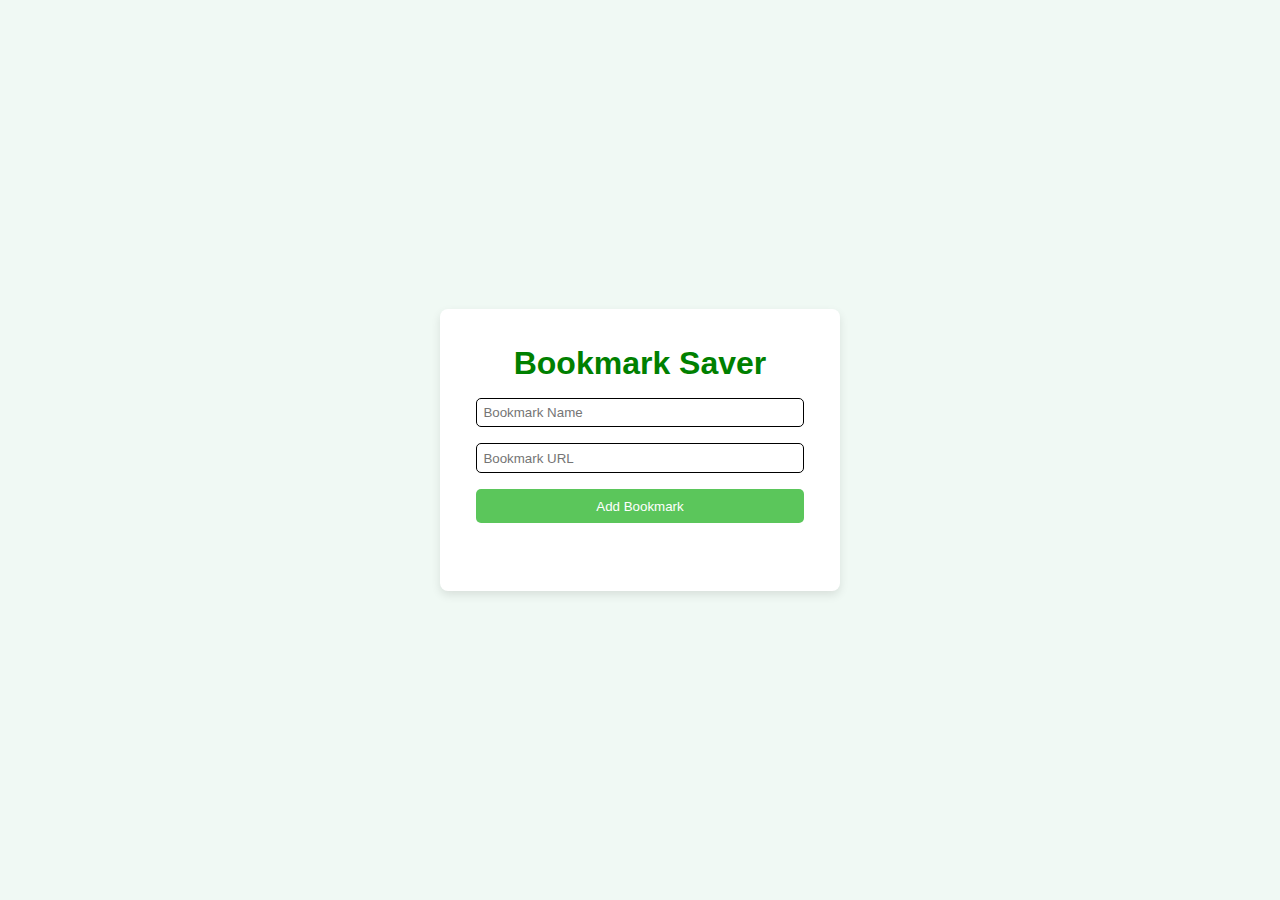
<file: Bookmark Saver/index.html>
<!DOCTYPE html>
<html lang="en">
<head>
    <meta charset="UTF-8">
    <meta name="viewport" content="width=device-width, initial-scale=1.0">
    <title>Bookmark Saver</title>
    <link rel="stylesheet" href="styles.css">
</head>
<body>
    
    <div class="bookmark-saver">
        <div class="bookmark-saver__add">
            <h1 class="bookmark-saver__title">Bookmark Saver</h1>
            <div class="bookmark-saver__inputs">
                <input class="bookmark-saver__input inputAddBookMark" type="text" placeholder="Bookmark Name">
                <input class="bookmark-saver__input inputAddUrl" type="text" placeholder="Bookmark URL">
            </div>

            <button class="bookmark-saver__add-btn btnAdd">Add Bookmark</button>
        </div>

        <div class="bookmark-saver__list">
            <ul class="bookmark-saver__items">
                <!-- <li class="bookmark-saver__item">
                    <a class="bookmark-saver__link" href="https://github.com/yourusername">My GitHub Profile</a>
                    <button class="bookmark-saver__remove-btn">Remove</button>
                </li>
                <li class="bookmark-saver__item">
                    <a class="bookmark-saver__link" href="https://github.com/yourusername">My GitHub Profile</a>
                    <button class="bookmark-saver__remove-btn">Remove</button>
                </li> -->
            </ul>
        </div>
    </div>


    <script src="script.js"></script>

</body>
</html>
</file>
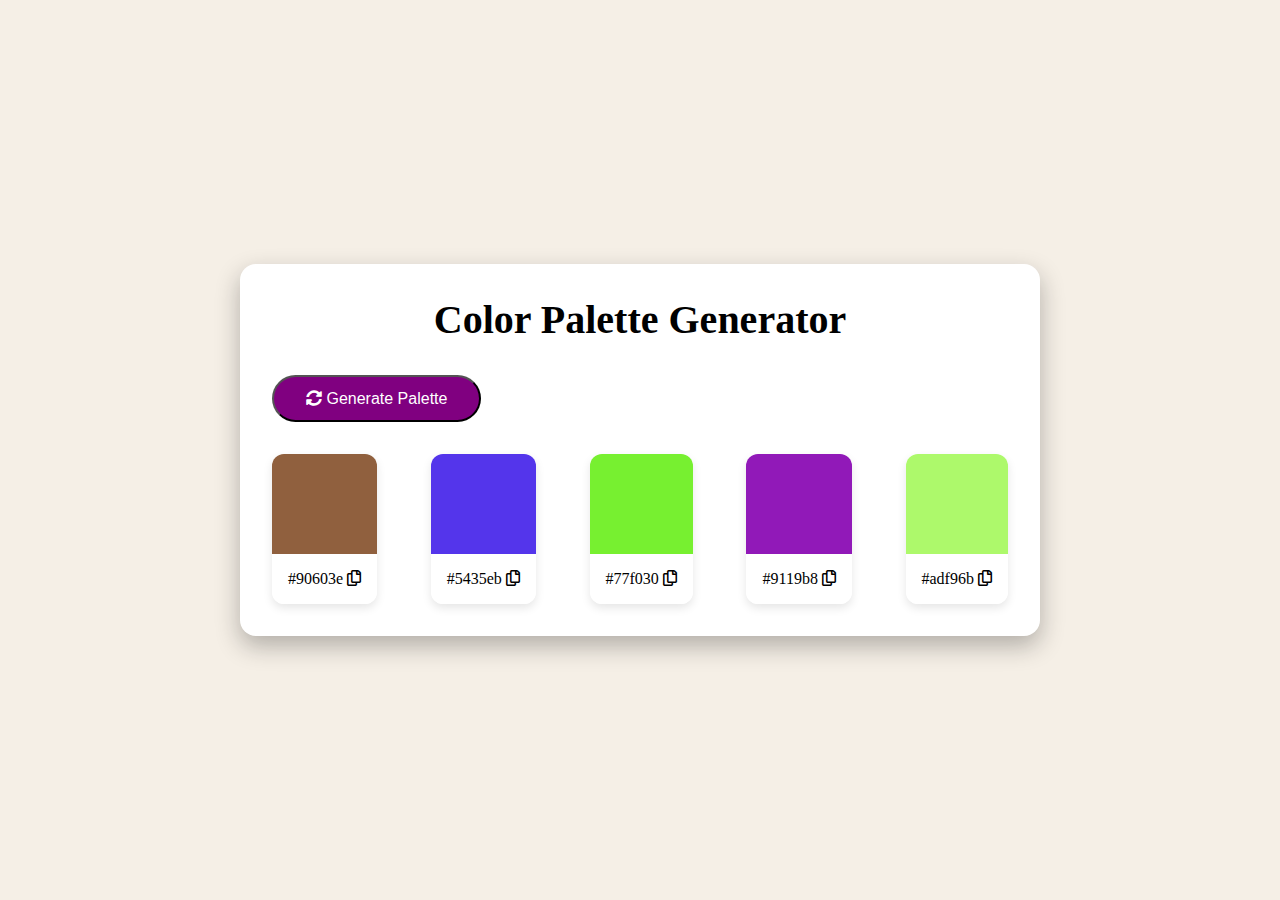
<file: ColorPaletterGenerator/index.html>
<!DOCTYPE html>
<html lang="en">
<head>
    <meta charset="UTF-8">
    <meta name="viewport" content="width=device-width, initial-scale=1.0">
    <title>Color Palette Generator</title>
    <link rel="stylesheet" href="styles.css">
    <!-- Agrega esta línea en tu <head> -->
    <link rel="stylesheet" href="https://cdnjs.cloudflare.com/ajax/libs/font-awesome/5.15.4/css/all.min.css">

</head>
<body>


    <div class="container">
        <div class="colorPaletteContainer">
            <h1 class="colorPaletteContainer__title">Color Palette Generator</h1>
            <button class="colorPaletteContainer__btnGenerate">
                <i class="fas fa-sync-alt"></i>
                Generate Palette
            </button>
            
            <div class="colorPaletteContainer__colorsContainer">
                <div class="colorPaletteContainer__card">
                    <div class="colorPaletteContainer__card-header"></div>
                    <div class="colorPaletteContainer__card-footer">
                        <span></span>
                        <i class="far fa-copy"></i>
                    </div>
                </div>
                <div class="colorPaletteContainer__card">
                    <div class="colorPaletteContainer__card-header"></div>
                    <div class="colorPaletteContainer__card-footer">
                        <span></span>
                        <i class="far fa-copy"></i>
                    </div>
                </div>
                <div class="colorPaletteContainer__card">
                    <div class="colorPaletteContainer__card-header"></div>
                    <div class="colorPaletteContainer__card-footer">
                        <span></span>
                        <i class="far fa-copy"></i>
                    </div>
                </div>
                <div class="colorPaletteContainer__card">
                    <div class="colorPaletteContainer__card-header"></div>
                    <div class="colorPaletteContainer__card-footer">
                        <span></span>
                        <i class="far fa-copy"></i>
                    </div>
                </div>
                <div class="colorPaletteContainer__card">
                    <div class="colorPaletteContainer__card-header"></div>
                    <div class="colorPaletteContainer__card-footer">
                        <span></span>
                        <i class="far fa-copy"></i>
                    </div>
                </div>
            </div>
        </div>
    </div>



    <script src="script.js"></script>
</body>
</html>
</file>
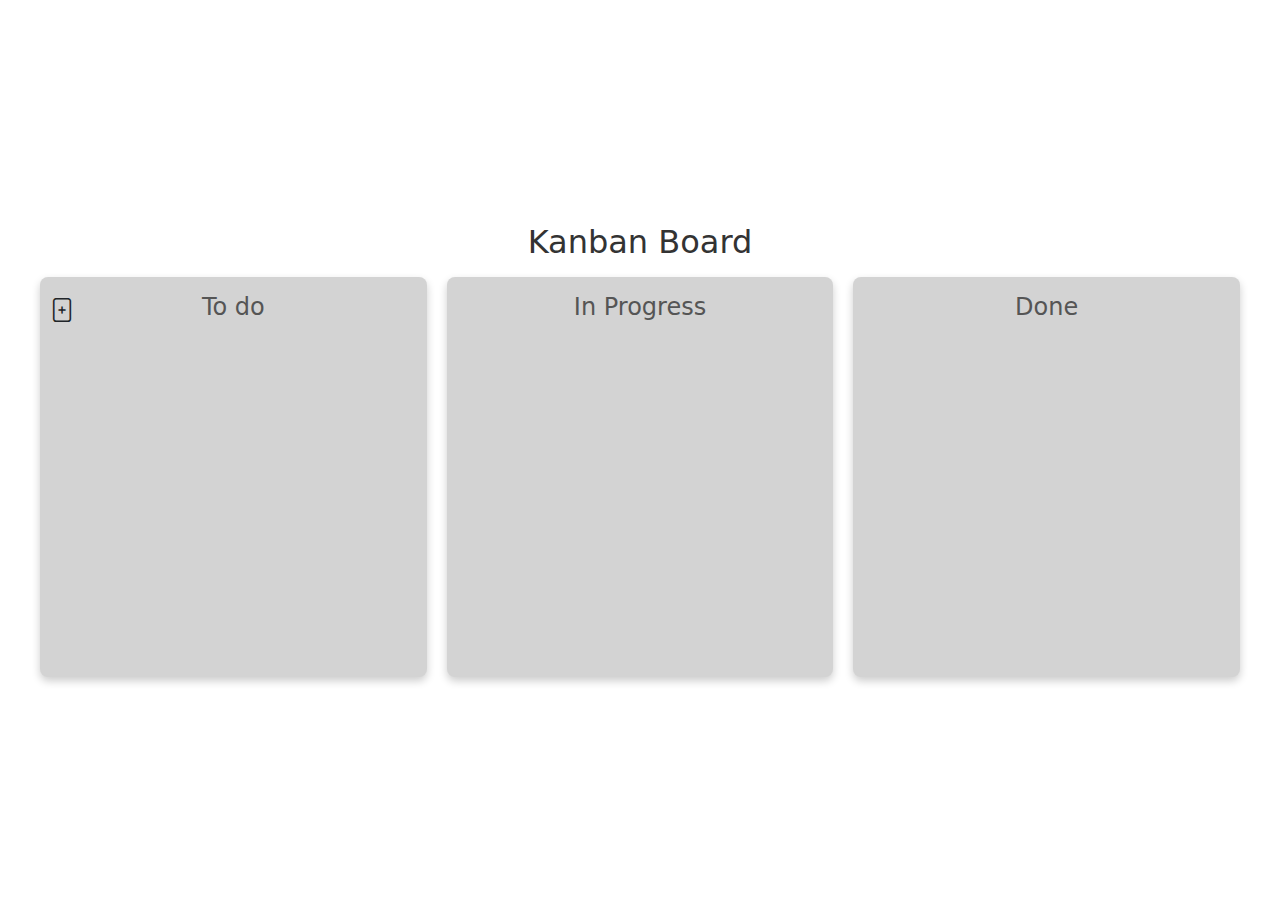
<file: Drag and Drop/index.html>
<!DOCTYPE html>
<html lang="en">
<head>
    <meta charset="UTF-8">
    <meta name="viewport" content="width=device-width, initial-scale=1.0">
    <title>Kanban Board</title>
    <link rel="stylesheet" href="styles.css">
    <link rel="stylesheet" href="https://cdn.jsdelivr.net/npm/bootstrap@5.3.7/dist/css/bootstrap.min.css">
    <link rel="stylesheet" href="https://cdn.jsdelivr.net/npm/bootstrap-icons@1.13.1/font/bootstrap-icons.min.css">
</head>
<body >


    <div class="kanban">
        <h1 class="kanban__title">Kanban Board</h1>
        <div class="kanban__container">
            <div id="div1" class="kanban__column kanban__column--todo">
                <i class="bi bi-file-plus kanban__column--btnIcon"></i>
                <h2 class="kanban__column-title">To do</h2>
                <ul class="kanban__task-list kanban__task-list--todo">      
                </ul>
            </div>
            
            <div id="div2" class="kanban__column kanban__column--in-progress">
                <h2 class="kanban__column-title">In Progress</h2>
                <ul class="kanban__task-list kanban__task-list--in-progress">
                </ul>
            </div>

            <div id="div3" class="kanban__column kanban__column--done">
                <h2 class="kanban__column-title">Done</h2>
                <ul class="kanban__task-list kanban__task-list--done">
                </ul>
            </div>
        </div>
    </div>


        <!-- Modal: ADD -->
    <div class="modal fade" id="modalAddTask" tabindex="-1" aria-labelledby="modalAddTaskLabel" aria-hidden="true">
        <div class="modal-dialog">
            <div class="modal-content">
            <div class="modal-header">
                <h1 class="modal-title fs-5" id="modalAddTaskLabel">Add a Task</h1>
                <button type="button" class="btn-close" data-bs-dismiss="modal" aria-label="Close"></button>
            </div>
            <div class="modal-body">
                <input type="text" class="form-control add-task-input" placeholder="Wash the dishes">
            </div>
            <div class="modal-footer">
                <button type="button" class="btn btn-secondary add-task-cancel" data-bs-dismiss="modal">Close</button>
                <button type="button" class="btn btn-primary add-task-btn">Add</button>
            </div>
            </div>
        </div>
    </div>


    <!-- Modal: EDIT -->
    <div class="modal fade" id="modalEditTask" tabindex="-1" aria-labelledby="modalEditTaskLabel" aria-hidden="true">
        <div class="modal-dialog">
            <div class="modal-content">
            <div class="modal-header">
                <h1 class="modal-title fs-5" id="modalEditTaskLabel">Edit the Task</h1>
                <button type="button" class="btn-close" data-bs-dismiss="modal" aria-label="Close"></button>
            </div>
            <div class="modal-body">
                <input type="text" class="form-control edit-task-input" placeholder="Update your task">
            </div>
            <div class="modal-footer">
                <button type="button" class="btn btn-secondary edit-task-cancel" data-bs-dismiss="modal">Close</button>
                <button type="button" class="btn btn-primary edit-task-btn">Save</button>
            </div>
            </div>
        </div>
    </div>



    




    <script src="script.js"></script>
    <script src="https://cdn.jsdelivr.net/npm/bootstrap@5.3.7/dist/js/bootstrap.bundle.min.js"></script>
</body>
</html>
</file>
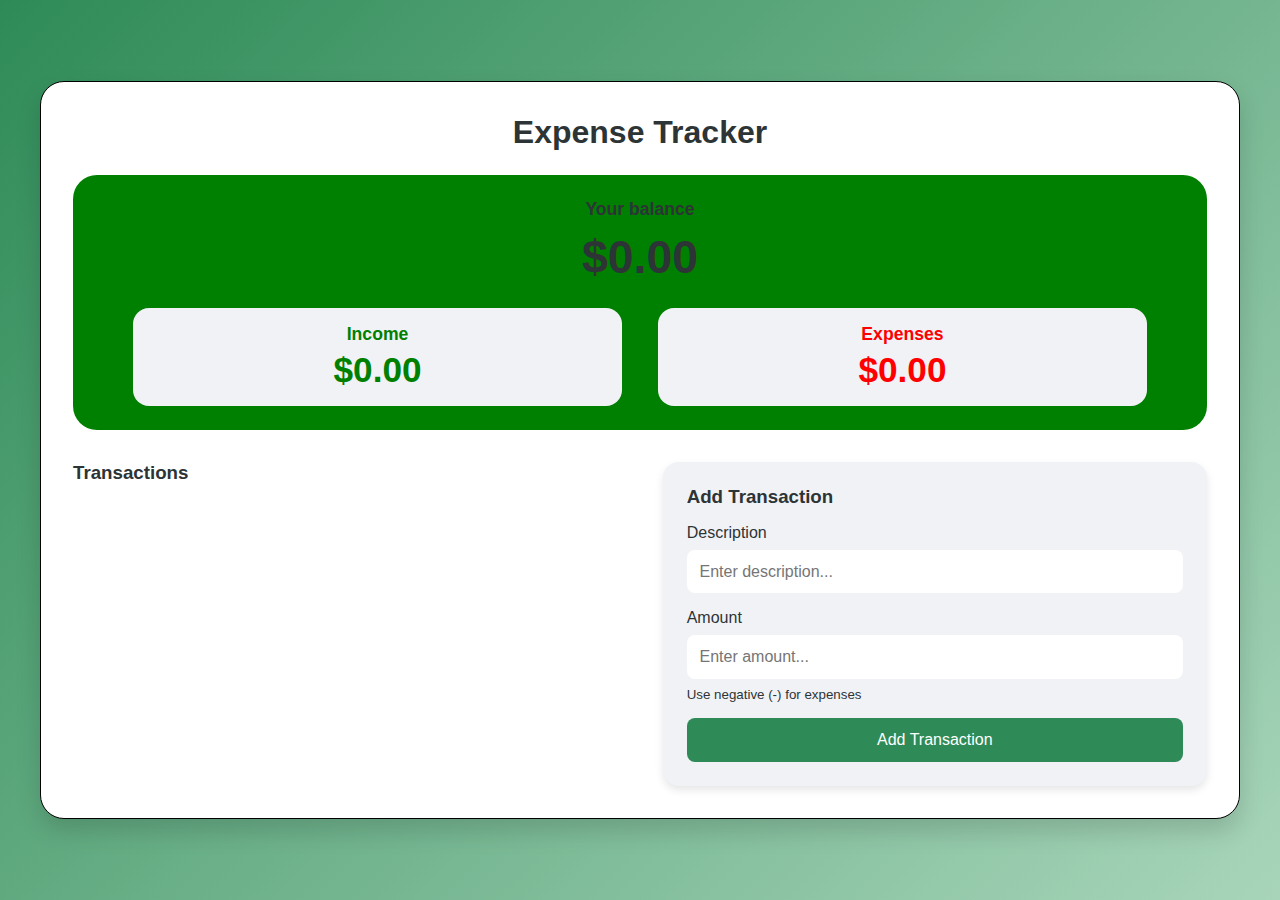
<file: ExpenseTracker/index.html>
<!DOCTYPE html>
<html lang="en">
<head>
  <meta charset="UTF-8" />
  <meta name="viewport" content="width=device-width, initial-scale=1.0"/>
  <title>Expense tracker</title>
  <link rel="stylesheet" href="styles.css"/>
</head>
<body>

  <div class="expense">
    <h1 class="expense__title">Expense Tracker</h1>

    <section class="balance">
      <h2 class="balance__title">Your balance</h2>
      <p class="balance__amount" id="balanceAmount">$0.00</p>

      <div class="stats">
        <div class="stats__item stats__item--income">
          <h3 class="stats__label">Income</h3>
          <p class="stats__value stats__value--income" id="incomeAmount">$0.00</p>
        </div>
        <div class="stats__item stats__item--expense">
          <h3 class="stats__label">Expenses</h3>
          <p class="stats__value stats__value--expense" id="expenseAmount">$0.00</p>
        </div>
      </div>
    </section>

    <section class="panel">
      <div class="transaction-list">
        <h3 class="transaction-list__title">Transactions</h3>
        <ul class="transaction-list__items" id="transactionList">
          
        </ul>
      </div>

      <div class="transaction-form">
        <h3 class="transaction-form__title">Add Transaction</h3>

        <form class="transaction-form__form" id="transactionForm">
          <div class="transaction-form__field">
            <label for="tfDescription" class="transaction-form__label">Description</label>
            <input
              type="text"
              id="tfDescription"
              class="transaction-form__input"
              placeholder="Enter description..."
            />
          </div>

          <div class="transaction-form__field">
            <label for="tfAmount" class="transaction-form__label">Amount</label>
            <input
              type="number"
              id="tfAmount"
              class="transaction-form__input"
              placeholder="Enter amount..."
              step="0.01"
              
            />
            <small class="transaction-form__hint">Use negative (-) for expenses</small>
          </div>

          <button type="submit" class="transaction-form__submit">Add Transaction</button>

        </form>
      </div>
    </section>
  </div>

  <script src="scripts.js"></script>
</body>
</html>
</file>
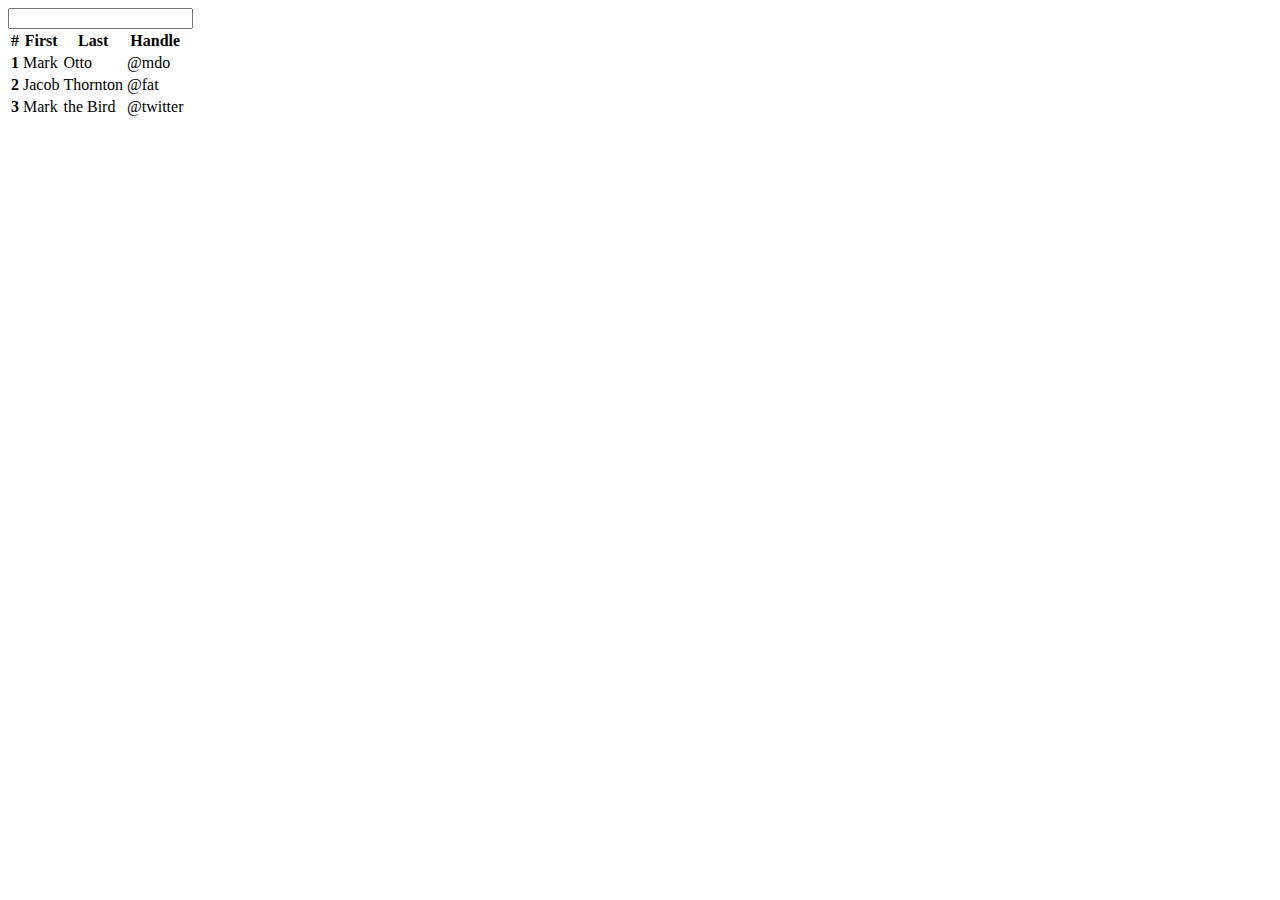
<file: Filter in table/index.html>
<!DOCTYPE html>
<html lang="en">
<head>
    <meta charset="UTF-8">
    <meta name="viewport" content="width=device-width, initial-scale=1.0">
    <link href="https://cdn.jsdelivr.net/npm/bootstrap@5.3.2/dist/css/bootstrap.min.css" rel="stylesheet" integrity="sha384-T3c6CoIi6uLrA9TneNEoa7RxnatzjcDSCmG1MXxSR1GAsXEV/Dwwykc2MPK8M2HN" crossorigin="anonymous">
    <title>Document</title>
</head>
<body>
    

    <input id="inputTexto" type="text">
    <!-- <button class="btn btn-primary">Enviar</button> -->

    <table class="table people">
        <thead>
          <tr>
            <th scope="col">#</th>
            <th scope="col">First</th>
            <th scope="col">Last</th>
            <th scope="col">Handle</th>
          </tr>
        </thead>
        <tbody>
          <tr>
            <th scope="row">1</th>
            <td>Mark</td>
            <td>Otto</td>
            <td>@mdo</td>
          </tr>
          <tr>
            <th scope="row">2</th>
            <td>Jacob</td>
            <td>Thornton</td>
            <td>@fat</td>
          </tr>
          <tr>
            <th scope="row">3</th>
            <td>Mark</td>
            <td>the Bird</td>
            <td>@twitter</td>
          </tr>
        </tbody>
    </table>


      <script src="script.js"></script>
      <script src="https://cdn.jsdelivr.net/npm/bootstrap@5.3.2/dist/js/bootstrap.bundle.min.js" integrity="sha384-C6RzsynM9kWDrMNeT87bh95OGNyZPhcTNXj1NW7RuBCsyN/o0jlpcV8Qyq46cDfL" crossorigin="anonymous"></script>
</body>
</html>
</file>
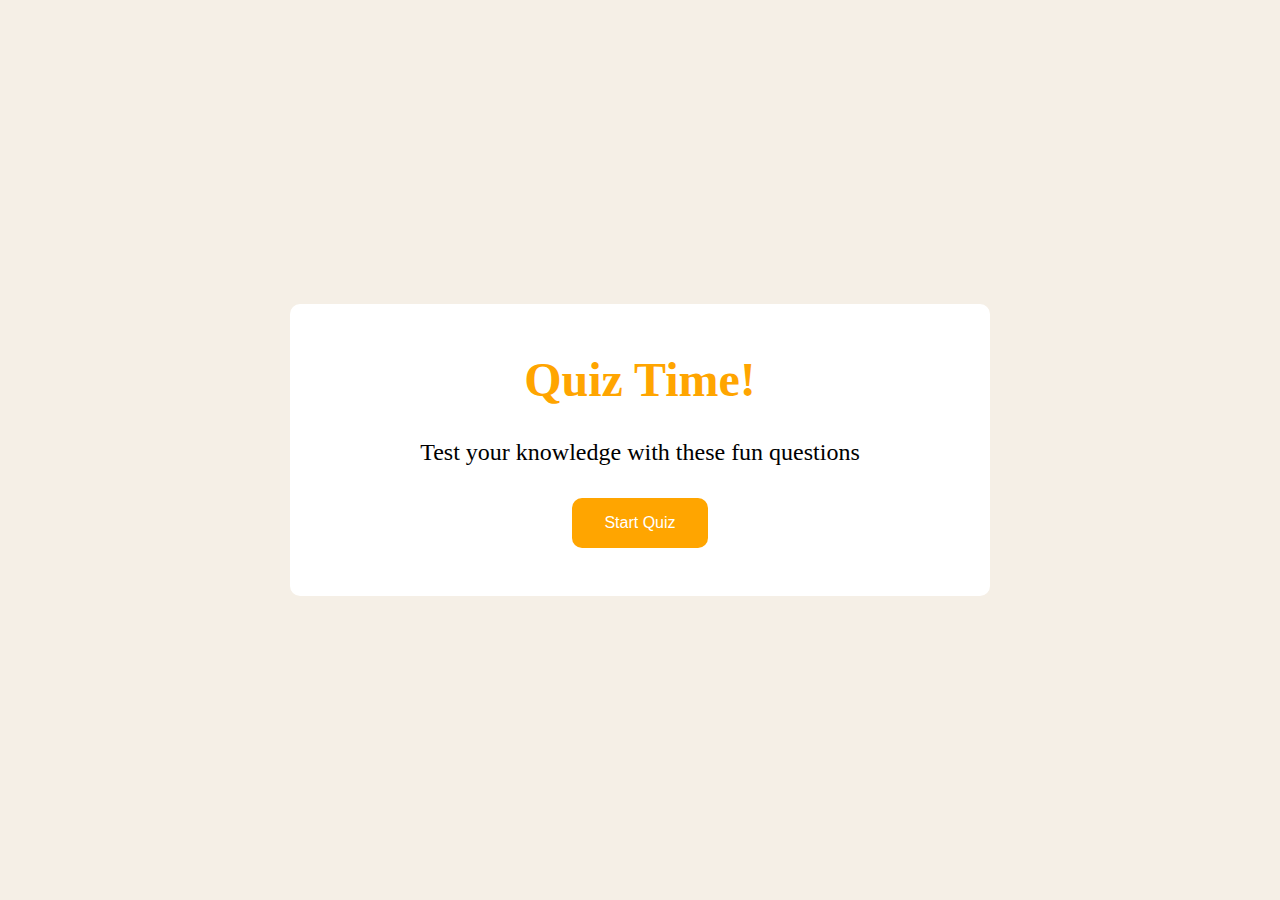
<file: QuizGame/index.html>
<!DOCTYPE html>
<html lang="en">
<head>
    <meta charset="UTF-8">
    <meta name="viewport" content="width=device-width, initial-scale=1.0">
    <title>Quiz Game</title>
    <link rel="stylesheet" href="styles.css">
</head>
<body>
   <div class="container">
        <div class="startQuiz">
            <h1 class="startQuiz__title">Quiz Time!</h1>
            <p class="startQuiz__description">Test your knowledge with these fun questions</p>
            <button class="startQuiz__button">Start Quiz</button>
        </div>

        <div class="countDownContainer">3</div>
        <div class="quizQuestions"></div>

        <div class="quiz-results">
            <h2 class="quiz-results__title">Quiz Results</h2>     
            <div class="quiz-results__score">
                <p class="quiz-results__text">You scored 3 out of 5</p>
                <p class="quiz-results__message">Good effort! Keep learning!</p>
            </div>       
            <button class="quiz-results__restartButton">Try Again</button>
        </div>
    </div>
    <script src="script.js"></script>
</body>
</html>
</file>
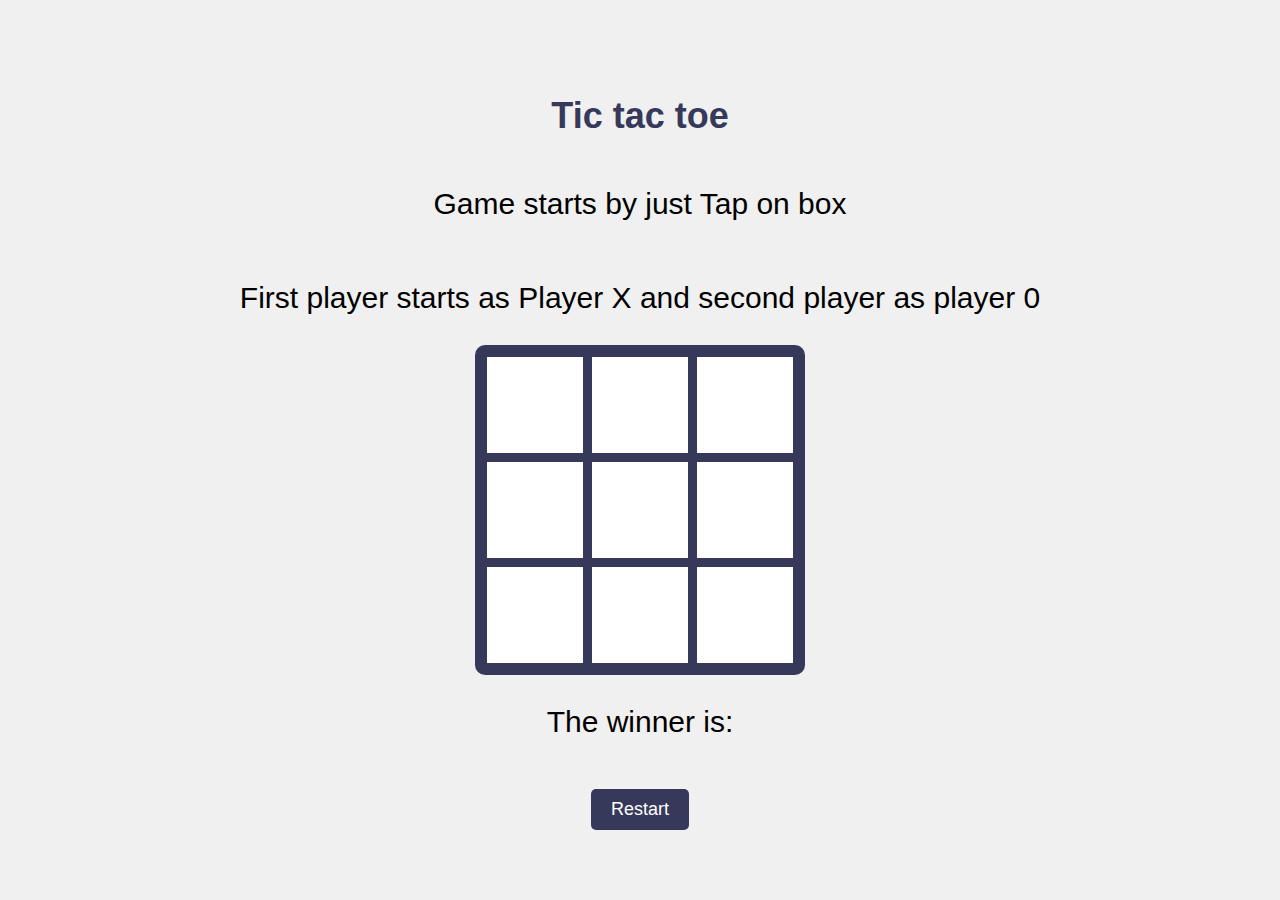
<file: TicTacToe/index.html>
<!DOCTYPE html>
<html lang="en">
<head>
    <meta charset="UTF-8">
    <meta name="viewport" content="width=device-width, initial-scale=1.0">
    <title>Document</title>
    <link rel="stylesheet" href="styles.css">
</head>
<body>
    
    <h1>Tic tac toe</h1>

    <p>Game starts by just Tap on box</p>
    <p>First player starts as Player X and second player as player 0</p>

    <div class="tic-tac-toe-grid">
        <div class="cell 0"></div>
        <div class="cell 1"></div>
        <div class="cell 2"></div>
        <div class="cell 3"></div>
        <div class="cell 4"></div>
        <div class="cell 5"></div>
        <div class="cell 6"></div>
        <div class="cell 7"></div>
        <div class="cell 8"></div>
    </div>

    <p class="mostrarGanador">The winner is: </p>

    <button class="btnReiniciar">Restart</button>

    <script src="script.js"></script>

</body>
</html>
</file>
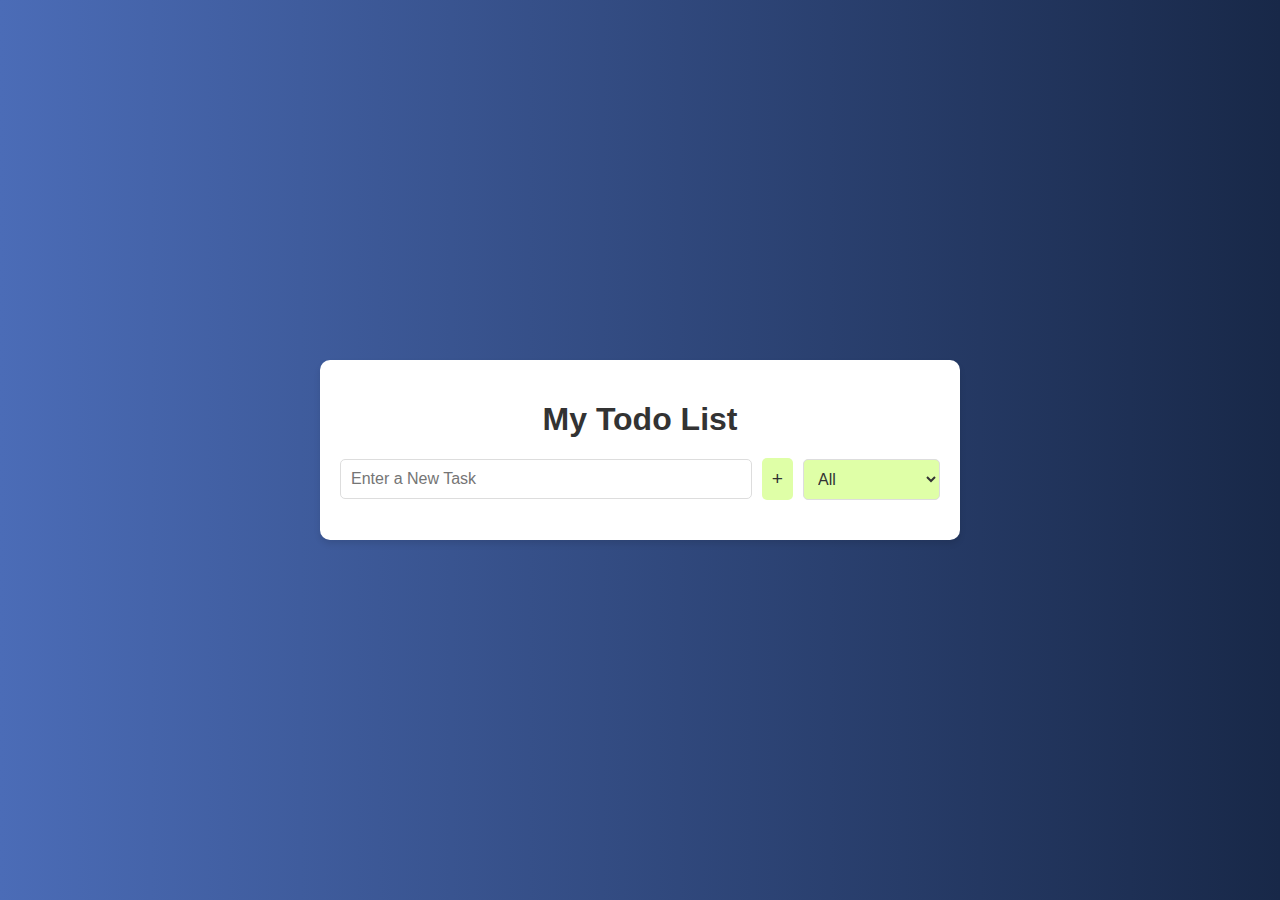
<file: TodoList/index.html>
<!DOCTYPE html>
<html lang="en">
<head>
    <meta charset="UTF-8">
    <meta name="viewport" content="width=device-width, initial-scale=1.0">
    <title>My Todo List</title>
    <link rel="stylesheet" href="styles.css">
</head>
<body>
    <div class="container">
        <h1>My Todo List</h1>
        <div class="input-container">
            <input class="inputTask" type="text" placeholder="Enter a New Task">
            <button class="addBtn">+</button>
            <select class="filterCompleted">
                <option value="all">All</option>
                <option value="Completed">Completed</option>
                <option value="Uncompleted">Uncompleted</option>
            </select>
        </div>
    </div>

    <script src="script.js"></script>


</body>
</html>
</file>
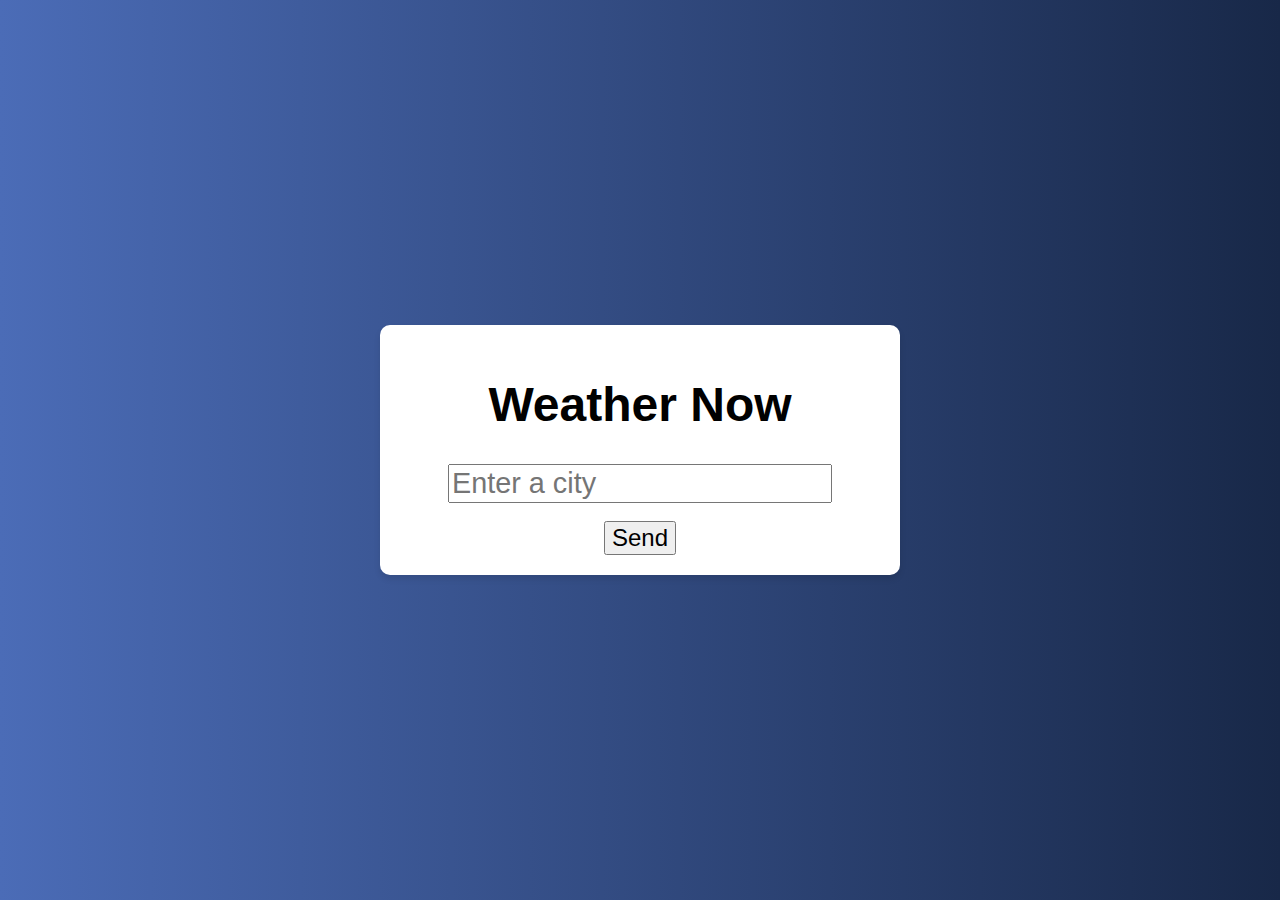
<file: WeatherNow/index.html>
<!DOCTYPE html>
<html lang="en">
<head>
    <meta charset="UTF-8">
    <meta name="viewport" content="width=device-width, initial-scale=1.0">
    <title>Weather Now</title>
    <link rel="stylesheet" href="styles.css">
</head>
<body>
    
    <div class="container">
        <h1>Weather Now</h1>
        <form class="form-container">
            <input class="inputCity" type="text" placeholder="Enter a city">
            <br>
            <button type="submit" class="btnSend">Send</button>
        </form>

        <div class="weatherInformationContainer">
        </div>
        <div class="errorMessage"></div>
    </div>

    <script src="script.js"></script>

</body>
</html>
</file>
<file: Bookmark Saver/styles.css>
*{
    margin: 0;
    padding: 0;
    box-sizing: border-box;
}

body {
    font-family: sans-serif;
    background-color: #f0f9f4;
    color: #333;
    display: flex;
    justify-content: center;
    align-items: center;
    height: 100vh;
}
.bookmark-saver{
    background-color: #fff;
    padding: 20px;
    border-radius: 8px;
    box-shadow: 0 4px 10px rgba(0, 0, 0, 0.1);
    max-width: 400px;
    width: 90%;
    text-align: center;
}

.bookmark-saver__add{
    display: flex;
    flex-direction: column;
    gap: 1rem;
    padding: 1rem;
}

.bookmark-saver__title{
    color: green;
}

.bookmark-saver__inputs{
    display: flex;
    flex-direction: column;
    gap: 1rem;
}

.bookmark-saver__input{
    padding: 0.4rem;
    border: 1px solid black;
    border-radius: 5px;
}

.bookmark-saver__add-btn{
    background-color: rgb(91, 198, 91);
    color: #ffff;
    padding: 0.6rem;
    border: none;
    border-radius: 5px;
    cursor: pointer;
}

.bookmark-saver__list{
    padding: 1rem;
}

.bookmark-saver__items{
    list-style: none;
    display: flex;
    flex-direction: column;
    gap: 0.8rem;
}

.bookmark-saver__item{
    padding: 0.8rem;
    background-color: gray;
    border-radius: 5px;
    display: flex;
    justify-content: space-between;
}

.bookmark-saver__link{
    color: rgb(125, 234, 125);
    text-decoration: none;
}

.bookmark-saver__remove-btn{
    cursor: pointer;
    background-color: red;
    color: #ffff;
    border: none;
    padding: 0.2rem 0.4em;
}
</file>
<file: ColorPaletterGenerator/styles.css>
* {
  margin: 0;
  padding: 0;
  box-sizing: border-box;
}

body {
  background-color: #f5efe6;
  display: flex;
  justify-content: center;
  align-items: center;
  height: 100vh;
}

.container {
  background-color: #fff;
  border-radius: 1rem;
  padding: 2rem;
  width: 100%;
  max-width: 800px;
  box-shadow: 0 10px 25px rgba(22, 22, 22, 0.3);
}


.colorPaletteContainer{
  display: flex;
  flex-direction: column;
  gap: 2rem;
}


.colorPaletteContainer__title{
  font-size: 2.5rem;
  text-align: center;
}

.colorPaletteContainer__btnGenerate{
  align-self: start;
  background-color: purple;
  color: white;
  font-size: 1rem;
  padding: 0.8em 2em;
  border-radius: 50px;
  cursor: pointer;
}

.colorPaletteContainer__colorsContainer{
  display: flex;
  justify-content: space-between;
  flex-wrap: wrap;
}


.colorPaletteContainer__card {
  border-radius: 12px;
  box-shadow: 0 4px 10px rgba(0, 0, 0, 0.1);
  overflow: hidden;
  transition: transform 0.2s ease, box-shadow 0.2s ease;
  cursor: pointer;
}

.colorPaletteContainer__card:hover {
  transform: translateY(-5px);
  box-shadow: 0 6px 15px rgba(0, 0, 0, 0.2);
}

.colorPaletteContainer__card-header {
  height: 100px;
}

.colorPaletteContainer__card-header:active{
  background-color: #f5efe6;
}


.colorPaletteContainer__card-footer {
  padding: 1rem;
  background-color: #fff;
  font-weight: 500;
  font-size: 1rem;
}
</file>
<file: Drag and Drop/styles.css>
*{
    margin: 0;
    padding: 0;
    box-sizing: border-box;
}

body {
  background-color: #fff;
  display: flex;
  justify-content: center;
  align-items: center;
  min-height: 100vh;
}

.kanban {
  text-align: center;
  width: 100%;
  padding: 1.2rem;
}

.kanban__title{
    color: #333;
    margin-bottom: 1rem;
    font-size: 2rem;
}

.kanban__container{
    display: flex;
    justify-content: space-around;
    max-width: 1200px;
    margin: 0 auto;
    gap: 20px;
}


.kanban__column{
    border-radius: 8px;
    background-color: lightgray;
    padding: 1rem;
    width: 40%;
    min-height: 400px;
    box-shadow: 0 4px 8px rgba(0, 0, 0, 0.2);
}

.kanban__column:first-of-type {
    position: relative;
}

.kanban__column--btnIcon{
    cursor: pointer;
    font-size: 1.5rem;
    position: absolute;
    left: 10px;
}

.kanban__column-title{
    color: #555;
    margin-bottom: 1rem;
    font-size: 1.5rem;
}

.kanban__task{
    position: relative;
    background-color: white;
    color: #333;
    padding: 1rem;
    margin-bottom: 1rem;
    cursor: grab;
    border-radius: 8px;
    box-shadow: 0 2px 4px rgba(0, 0, 0, 0.2);
}

.kanban__task .bi-trash{
    cursor: pointer;
    position: absolute;
    right: 10px;
}

.kanban__task .bi-file-plus{
    cursor: pointer;
    position: absolute;
    right: 30px;
}

.kanban__task-list{
    text-align: start;
    list-style-type: none;
}

@media (max-width : 768px){
    .kanban__container{
        flex-direction: column;
        align-items: center;
    }

    .kanban__column{
        width: 100%;
    }
}
</file>
<file: ExpenseTracker/styles.css>
*{
    margin: 0;
    padding: 0;
    box-sizing: border-box;
}


body {
  background: linear-gradient(135deg, #2e8b57, #a8d5ba);
  min-height: 100vh;
  font-family: "Poppins", sans-serif;
  display: flex;
  align-items: center;
  justify-content: center;
  padding: 20px;
  color: #2d3436;
}


.expense { 
    width: 100%;
    max-width: 1200px;
    background-color: #ffff;
    padding: 2rem; 
    border: 1px solid black;
    border-radius: 24px;
    box-shadow: 0 12px 24px rgba(0, 0, 0, 0.15);
}

.expense__title, .balance__title, .balance__amount { 
    text-align: center; 
}

.balance{
    margin-top: 1.5rem;
    background-color: green;
    padding: 1.5rem;
    border-radius: 24px;
}

.balance__title{
    font-size: 1.1rem;
    margin-bottom: 0.6rem;
}

.balance__amount{
    font-size: 2.9rem;
    font-weight: bold;
}

.stats{
    display: flex;
    justify-content: space-evenly;
    margin-top: 1.5rem;
}

.stats__item{
    background-color: #f1f2f6;
    padding: 1rem 2rem;
    border-radius: 16px;
    text-align: center;
    width: 45%;
}

.stats__item--income{
    color: green;
}

.stats__item--expense{
    color: red;
}

.stats__label{
    font-size: 1.1rem;
    margin-bottom: 0.3rem;
}

.stats__value{
    font-size: 2.2rem;
    font-weight: bold;
}

.panel{
    display: flex;
    justify-content: space-between;
    margin-top: 2rem;
}

.transaction-list {
  width: 48%;
}

.transaction-list__items {
    list-style: none;
    padding: 0;
    margin-top: 1rem;
    overflow:auto;         
    max-height: 300px;  
}

.transaction-list__item{
    list-style: none;
    margin-top: 1rem;
    overflow-y: auto;
    max-height: 300px;
    padding-right: 0.3rem;
}



.transaction-form{
    width: 48%;
    background-color: #f1f2f6;
    border-radius: 1rem;
    padding: 1.5rem;
    box-shadow: 0 4px 8px rgba(0, 0, 0, 0.1);
    display: flex;
    flex-direction: column;
    justify-content: space-between;
    gap: 1rem;
}

.transaction-form__form {
  display: flex;
  flex-direction: column;
  gap: 1rem;
}


.transaction-form__field{
    display: flex;
    flex-direction: column;
    gap: 0.5rem;
}

.transaction-form__input{
    padding: 0.8rem;
    border: #2d3436;
    border-radius: 8px;
    font-size: 1rem;
}

.transaction-form__submit{
    background-color: #2e8b57;
    color: #ffff;
    padding: 0.8rem;
    border: none;
    border-radius: 8px;
    font-size: 1rem;
    cursor: pointer;
}


.deleteTransactionBtn{
    color: black;
    border: none;
    padding: 0.3rem 0.6rem;
    border-radius: 50px;
    cursor: pointer;
}

@media (max-width: 768px) {
    .panel{
        display: flex;
        flex-direction: column-reverse;
        align-items: center;
    }

    .transaction-list,.transaction-form{
        width: 100%;
    }
    
}
</file>
<file: QuizGame/styles.css>
* {
  margin: 0;
  padding: 0;
  box-sizing: border-box;
}

body {
  background-color: #f5efe6;
  display: flex;
  justify-content: center;
  align-items: center;
  height: 100vh;
}

.container {
  max-width: 90%;
  width: 700px;
  margin: 0 auto;
  background-color: white;
  border-radius: 10px;
  padding: 3rem;
}

.startQuiz {
  display: flex;
  flex-direction: column;
  gap: 2rem;
  align-items: center;
}

.startQuiz__title {
  font-size: 3rem;
  color: orange;
}

.startQuiz__description {
  font-size: 1.5rem;
}

.startQuiz__button {
  color: white;
  font-size: 1rem;
  padding: 1rem 2rem;
  border-radius: 10px;
  border: none;
  background-color: orange;
}

.countDownContainer{
  display: none;
  text-align: center;
  font-size: 2rem;
}

.quizQuestions{
  display: none;
}

.quizQuestionsFlex{
  display: flex;
  flex-direction: column;
  gap: 2rem;
}

.quizQuestions__title{
  text-align: center;
  font-size: 2rem;
}

.quizQuestions__scoreAndcount{
  display: flex;
  justify-content: space-between;
  font-size: 1.3rem;
}

.quizQuestions__list{
  list-style-type: none;
}

.quizQuestions__option{
  cursor: pointer;
  border: 1px solid black;
  padding: 1rem;
  margin-bottom: 0.5rem;
  border-radius: 10px;
  background-color: rgb(245, 245, 221);
}

.quizQuestions__progressBar{
  width: 100%;
}

.quiz-results {
  display: none;
}

.quiz-resultsFlex{
  display: flex;
  flex-direction: column;
  gap: 2rem;
  text-align: center;
}

.quiz-results__title {
  font-size: 3rem;
  color: orange;
}

.quiz-results__score{
  background-color: lightsalmon;
  padding: 1rem;
  border-radius: 10px;
}

.quiz-results__text{
  font-size: 1.5rem;
}

.quiz-results__restartButton {
  color: white;
  font-size: 1rem;
  padding: 1rem 2rem;
  border-radius: 10px;
  border: none;
  background-color: orange;
  align-self: center;
}
</file>
<file: TicTacToe/styles.css>
body {
    font-family: Arial, sans-serif;
    display: flex;
    flex-direction: column;
    justify-content: center;
    align-items: center;
    min-height: 100vh;
    margin: 0;
    background-color: #f0f0f0;
  }
  
h1{
    font-size: 36px;
    color: #36395A;
    margin-bottom: 20px;
}

  
.tic-tac-toe-grid {
    display: grid;
    grid-template-columns: repeat(3, 100px);
    grid-template-rows: repeat(3, 100px);
    grid-gap: 5px;
    background-color: #36395A;
    border-radius: 10px;
    padding: 10px;
  }

  .cell {
    background-color: #fff;
    border: 2px solid #36395A;
    display: flex;
    align-items: center;
    justify-content: center;
    font-size: 40px;
    cursor: pointer;
    transition: background-color 0.2s;
  }

  .cell:hover {
    background-color: #f0f0f0;
  }
  

p{
    font-size: 30px;
}



.btnReiniciar,.cambiarModo {
    background-color: #36395A;
    color: #fff;
    font-size: 18px;
    border: none;
    border-radius: 5px;
    padding: 10px 20px;
    cursor: pointer;
    transition: background-color 0.2s;
    margin-top: 20px;
  }
  
  .btnReiniciar:hover,.cambiarModo:hover {
    background-color: #54587D;
  }
</file>
<file: TodoList/styles.css>
/* General Styles */
body {
    margin: 0;
    font-family: Arial, sans-serif;
    background: linear-gradient(to right, #4b6cb7, #182848);
    color: #fff;
    display: flex;
    justify-content: center;
    align-items: center;
    height: 100vh;
}

/* Container */
.container {
    text-align: center;
    background: #ffffff;
    border-radius: 10px;
    box-shadow: 0 4px 6px rgba(0, 0, 0, 0.1);
    padding: 20px;
    width: 90%;
    max-width: 600px;
}

/* Title */
h1 {
    color: #333;
    font-size: 2rem;
    margin-bottom: 20px;
}

/* Input Container */
.input-container {
    display: flex;
    justify-content: center;
    align-items: center;
    gap: 10px;
    margin-bottom: 20px;
}

.input-container input {
    flex: 1;
    padding: 10px;
    font-size: 1rem;
    border: 1px solid #ddd;
    border-radius: 5px;
    outline: none;
}

.input-container select {
    padding: 10px;
    font-size: 1rem;
    border: 1px solid #ddd;
    border-radius: 5px;
    background-color: #dfffa7;
    color: #333;
}

.input-container .addBtn {
    padding: 10px;
    font-size: 1.2rem;
    border: none;
    border-radius: 5px;
    background-color: #dfffa7;
    color: #333;
    cursor: pointer;
}

.input-container .addBtn:hover {
    background-color: #c4e689;
}

/* Task */
.task {
    display: flex;
    align-items: center;
    gap: 10px;
    margin-bottom: 10px;
}

.task input {
    flex: 1;
    padding: 10px;
    font-size: 1rem;
    border: 1px solid #ddd;
    border-radius: 5px;
    color: #333;
}

.task .complete-btn,
.task .delete-btn {
    padding: 10px;
    font-size: 1rem;
    border: none;
    border-radius: 5px;
    cursor: pointer;
}

.task .complete-btn {
    background-color: #5af7a6;
    color: #333;
}

.task .delete-btn {
    background-color: #dfffa7;
    color: #333;
}

.task .complete-btn:hover {
    background-color: #4ed394;
}

.task .delete-btn:hover {
    background-color: #c4e689;
}


.checked{
    text-decoration: line-through;
}
</file>
<file: WeatherNow/styles.css>
body {
    margin: 0;
    font-family: Arial, sans-serif;
    background: linear-gradient(to right, #4b6cb7, #182848);
    display: flex;
    justify-content: center;
    align-items: center;
    height: 100vh;
}

h1{
    font-size: 3rem;
}

.container {
    text-align: center;
    background: #ffffff;
    border-radius: 10px;
    box-shadow: 0 4px 6px rgba(0, 0, 0, 0.1);
    padding: 20px;
    width:30rem;
    /* max-width: 600px; */
}

.form-container{
    display: flex;
    flex-direction: column;
    justify-content: center;
    align-items: center;
}


.form-container input{
    font-size: 1.8rem;
}

.form-container button{
    font-size:1.5rem;
}
</file>
